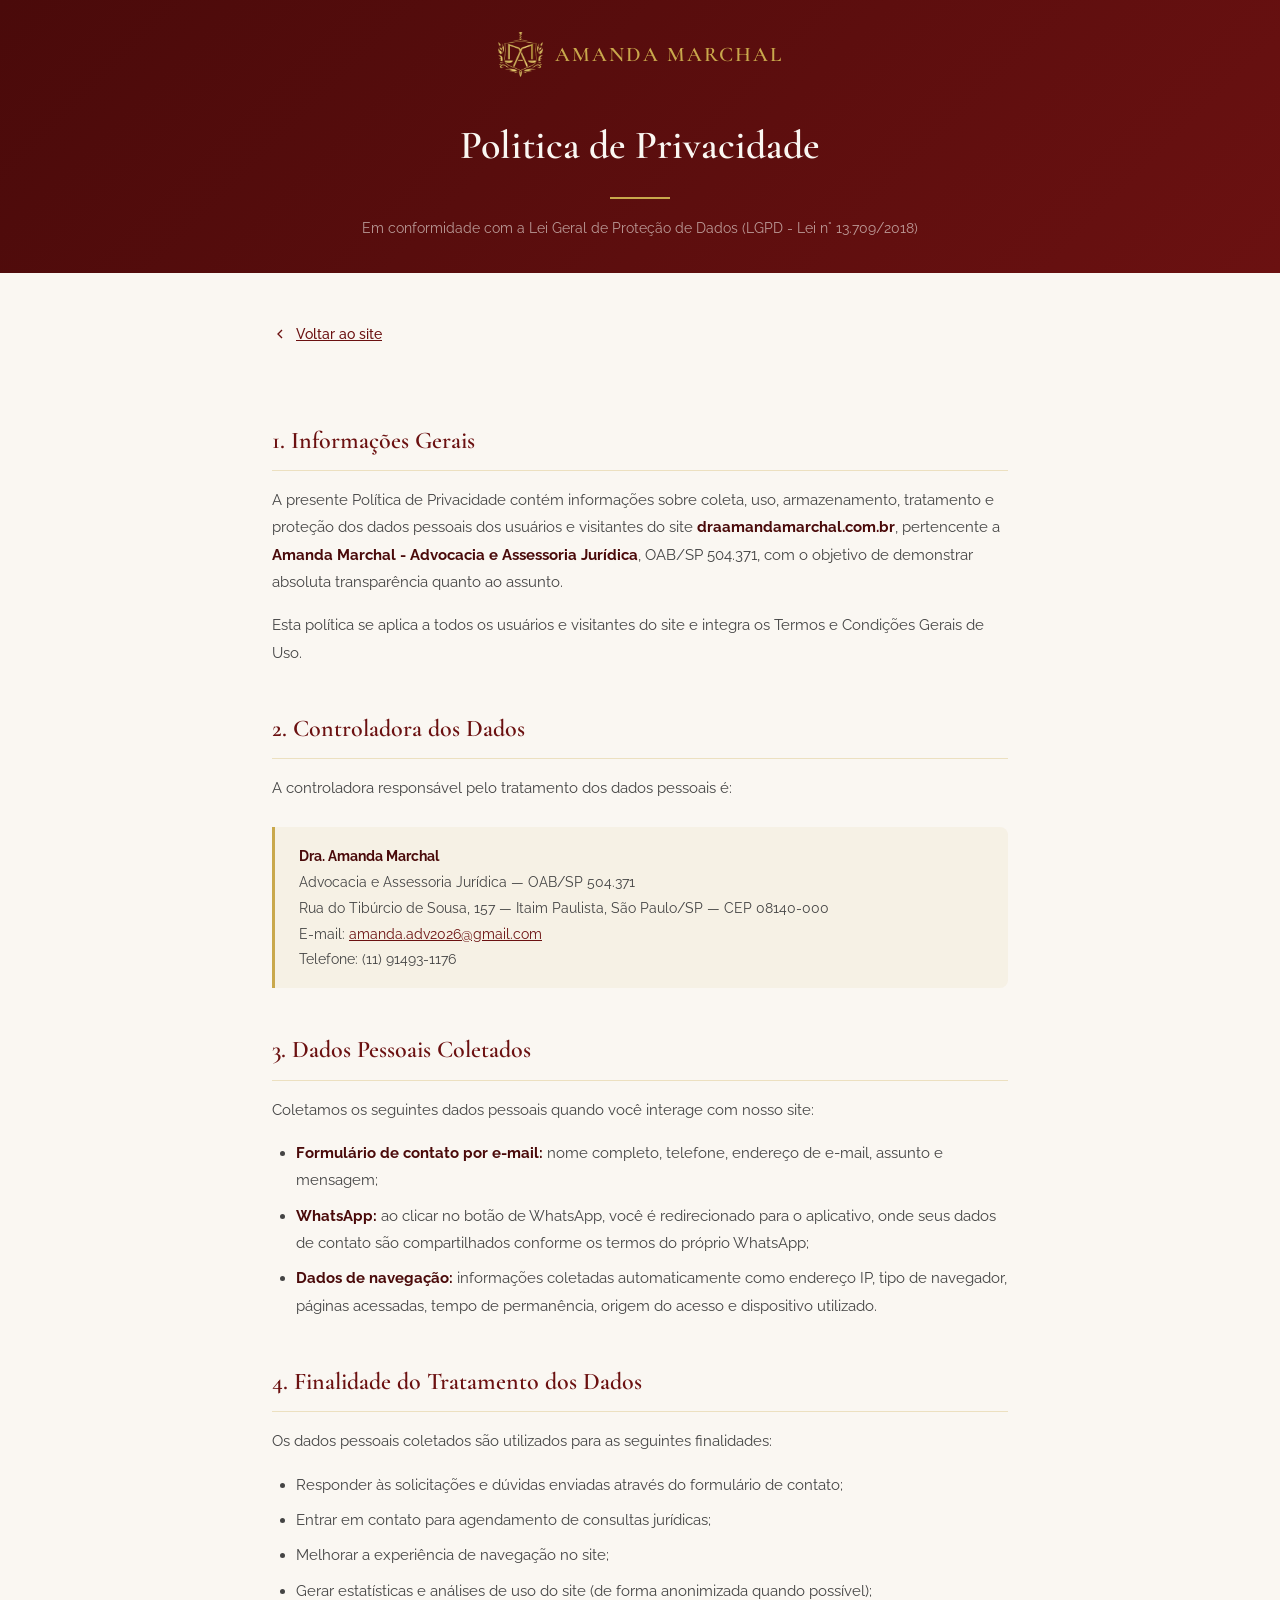
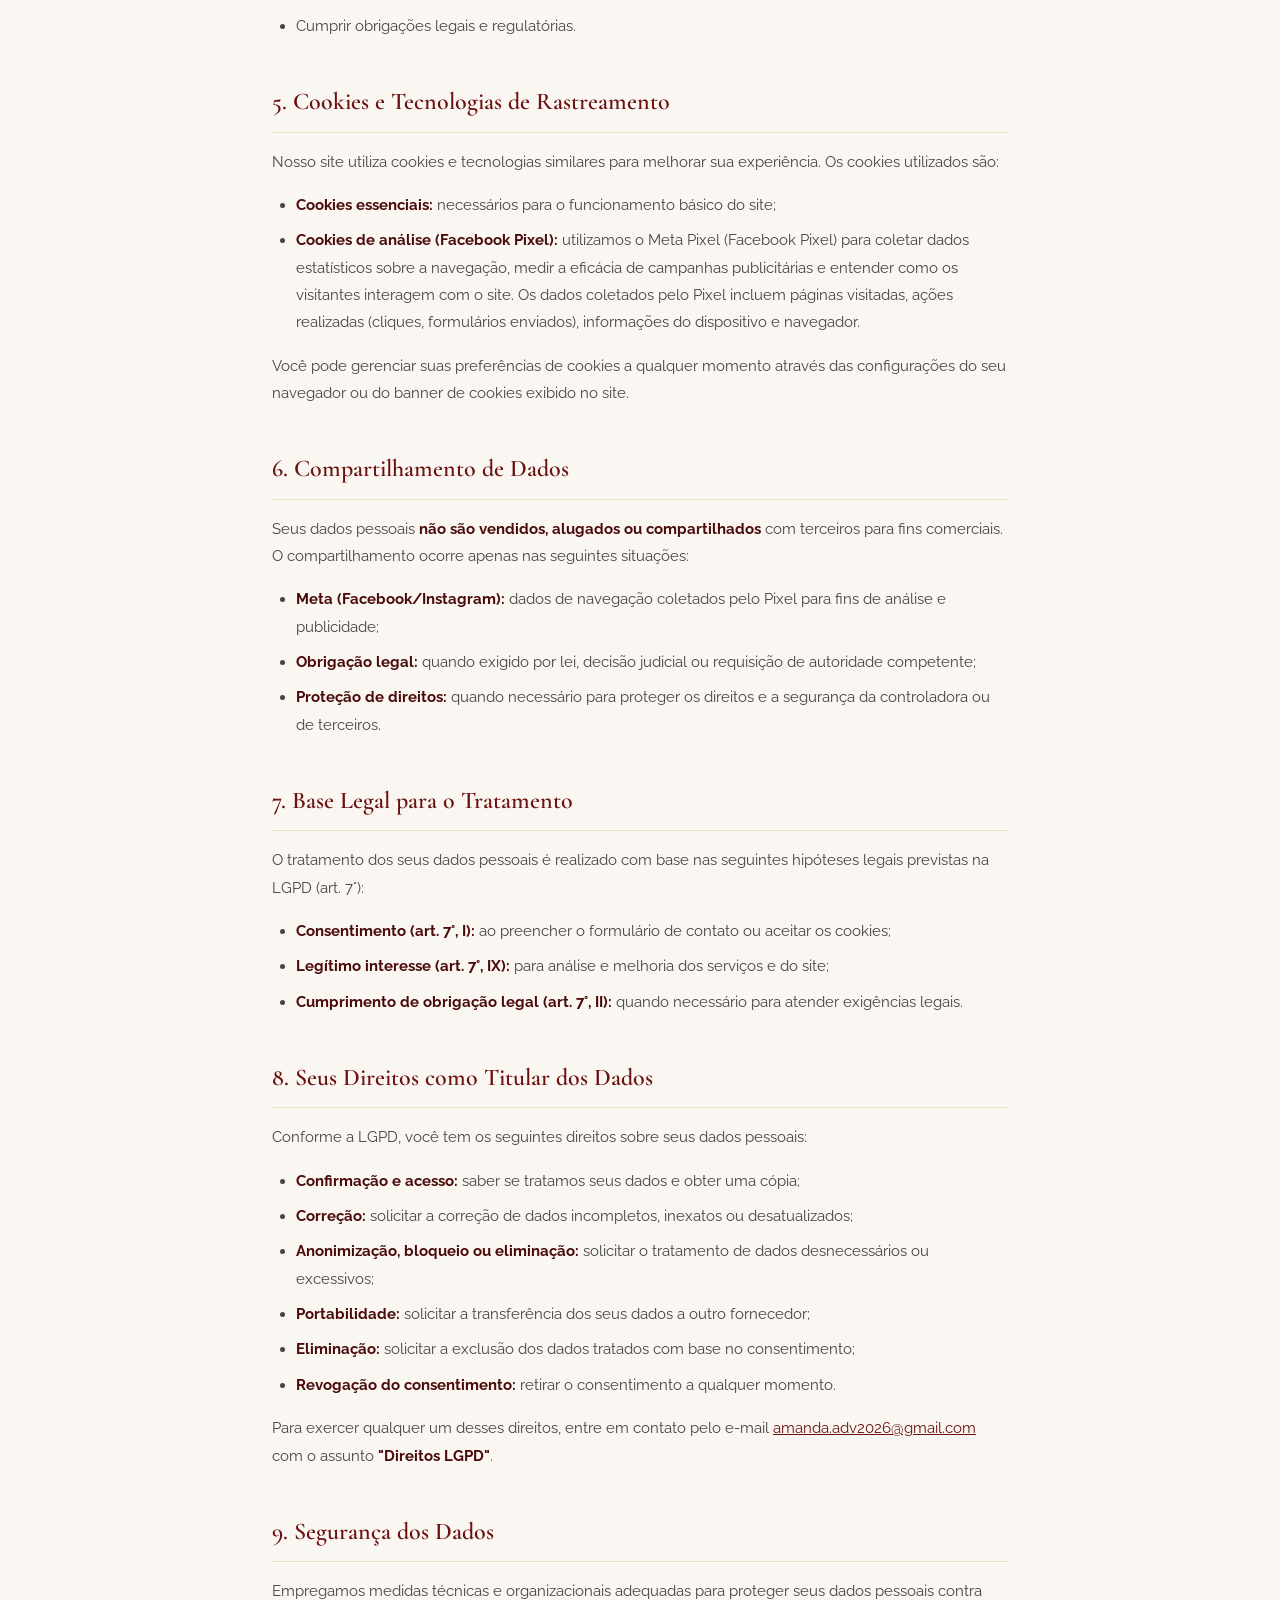
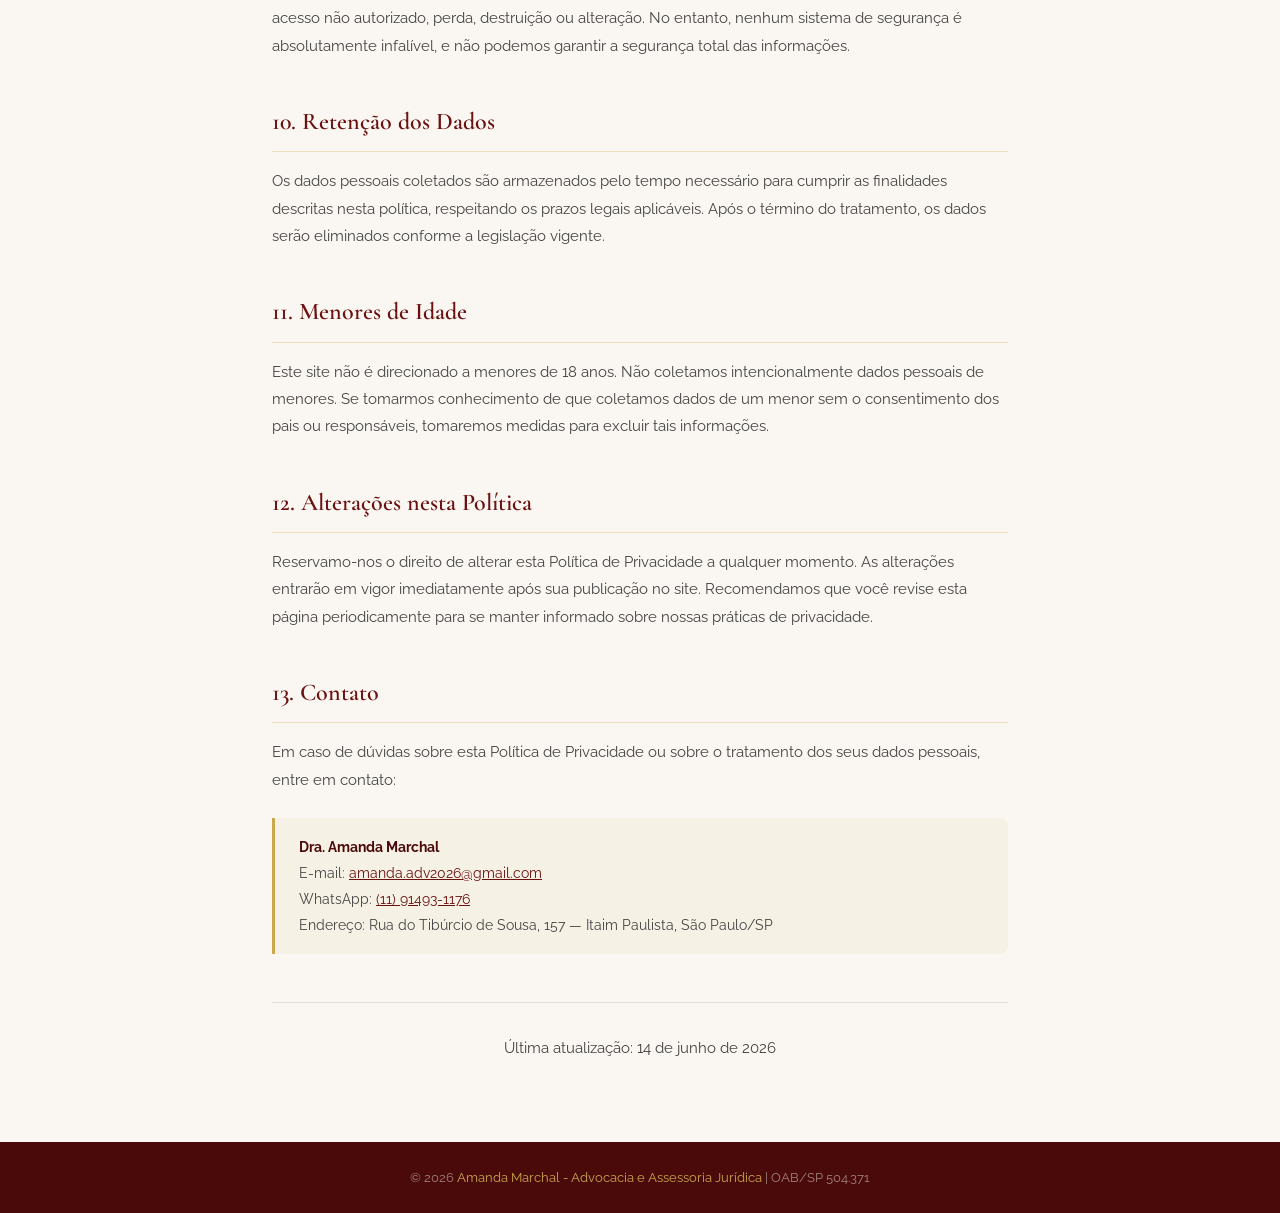
<file: privacidade/index.html>
<!DOCTYPE html>
<html lang="pt-BR">
<head>
    <meta charset="UTF-8">
    <meta name="viewport" content="width=device-width, initial-scale=1.0">
    <title>Política de Privacidade | Dra. Amanda Marchal - Advocacia</title>
    <meta name="description" content="Política de Privacidade do site da Dra. Amanda Marchal - Advocacia e Assessoria Jurídica. Saiba como seus dados pessoais são tratados conforme a LGPD.">
    <meta name="robots" content="index, follow">
    <link rel="canonical" href="https://draamandamarchal.com.br/privacidade">
    <link href="https://fonts.googleapis.com/css2?family=Cormorant+Garamond:ital,wght@0,400;0,500;0,600;0,700;1,400;1,500&family=Raleway:wght@300;400;500;600;700&display=swap" rel="stylesheet">
    <style>
        :root {
            --burgundy-dark: #4A0A0A;
            --burgundy: #6B1111;
            --gold: #C9A84C;
            --cream: #FAF7F2;
        }

        * {
            margin: 0;
            padding: 0;
            box-sizing: border-box;
        }

        body {
            font-family: 'Raleway', sans-serif;
            background: var(--cream);
            color: #333;
            line-height: 1.8;
        }

        /* Header */
        .pp-header {
            background: linear-gradient(135deg, var(--burgundy-dark) 0%, var(--burgundy) 100%);
            padding: 2rem 0;
            text-align: center;
        }

        .pp-header-content {
            max-width: 900px;
            margin: 0 auto;
            padding: 0 2rem;
        }

        .pp-header a {
            display: inline-flex;
            align-items: center;
            gap: 12px;
            text-decoration: none;
            margin-bottom: 2rem;
        }

        .pp-header .logo-img {
            width: 45px;
            height: 45px;
        }

        .pp-header .brand-name {
            font-family: 'Cormorant Garamond', serif;
            font-size: 1.3rem;
            font-weight: 600;
            color: var(--gold);
            letter-spacing: 2px;
            text-transform: uppercase;
        }

        .pp-header h1 {
            font-family: 'Cormorant Garamond', serif;
            font-size: clamp(1.8rem, 4vw, 2.5rem);
            font-weight: 600;
            color: var(--cream);
            margin-bottom: 0.5rem;
        }

        .pp-header .pp-subtitle {
            font-size: 0.9rem;
            color: rgba(250, 247, 242, 0.6);
        }

        .pp-divider {
            width: 60px;
            height: 2px;
            background: var(--gold);
            margin: 1rem auto;
        }

        /* Content */
        .pp-content {
            max-width: 800px;
            margin: 0 auto;
            padding: 3rem 2rem 4rem;
        }

        .pp-content h2 {
            font-family: 'Cormorant Garamond', serif;
            font-size: 1.5rem;
            font-weight: 600;
            color: var(--burgundy);
            margin-top: 2.5rem;
            margin-bottom: 1rem;
            padding-bottom: 0.5rem;
            border-bottom: 1px solid rgba(201, 168, 76, 0.3);
        }

        .pp-content h2:first-child {
            margin-top: 0;
        }

        .pp-content p {
            margin-bottom: 1rem;
            font-size: 0.95rem;
            color: #444;
        }

        .pp-content ul {
            margin-bottom: 1rem;
            padding-left: 1.5rem;
        }

        .pp-content li {
            margin-bottom: 0.5rem;
            font-size: 0.95rem;
            color: #444;
        }

        .pp-content strong {
            color: var(--burgundy-dark);
        }

        .pp-content a {
            color: var(--burgundy);
            text-decoration: underline;
        }

        .pp-content a:hover {
            color: var(--gold);
        }

        .pp-highlight {
            background: rgba(201, 168, 76, 0.08);
            border-left: 3px solid var(--gold);
            padding: 1rem 1.5rem;
            margin: 1.5rem 0;
            border-radius: 0 8px 8px 0;
        }

        .pp-highlight p {
            margin-bottom: 0;
            font-size: 0.9rem;
        }

        .pp-update {
            text-align: center;
            font-size: 0.85rem;
            color: #999;
            margin-top: 3rem;
            padding-top: 2rem;
            border-top: 1px solid #e0ddd8;
        }

        /* Back button */
        .pp-back {
            display: inline-flex;
            align-items: center;
            gap: 8px;
            color: var(--burgundy);
            text-decoration: none;
            font-size: 0.9rem;
            font-weight: 500;
            margin-bottom: 2rem;
            transition: color 0.3s ease;
        }

        .pp-back:hover {
            color: var(--gold);
        }

        /* Footer */
        .pp-footer {
            background: var(--burgundy-dark);
            padding: 1.5rem 2rem;
            text-align: center;
        }

        .pp-footer p {
            font-size: 0.8rem;
            color: rgba(250, 247, 242, 0.5);
        }

        .pp-footer a {
            color: var(--gold);
            text-decoration: none;
        }

        @media (max-width: 768px) {
            .pp-content {
                padding: 2rem 1.25rem 3rem;
            }

            .pp-header {
                padding: 1.5rem 0;
            }
        }
    </style>
</head>
<body>

    <!-- Header -->
    <header class="pp-header">
        <div class="pp-header-content">
            <a href="../index.html">
                <img src="../assets/brasao.png" alt="Amanda Marchal" class="logo-img">
                <span class="brand-name">Amanda Marchal</span>
            </a>
            <h1>Politica de Privacidade</h1>
            <div class="pp-divider"></div>
            <p class="pp-subtitle">Em conformidade com a Lei Geral de Proteção de Dados (LGPD - Lei n° 13.709/2018)</p>
        </div>
    </header>

    <!-- Content -->
    <main class="pp-content">

        <a href="../index.html" class="pp-back">
            <svg width="16" height="16" viewBox="0 0 24 24" fill="none" stroke="currentColor" stroke-width="2"><polyline points="15 18 9 12 15 6"/></svg>
            Voltar ao site
        </a>

        <h2>1. Informações Gerais</h2>
        <p>A presente Política de Privacidade contém informações sobre coleta, uso, armazenamento, tratamento e proteção dos dados pessoais dos usuários e visitantes do site <strong>draamandamarchal.com.br</strong>, pertencente a <strong>Amanda Marchal - Advocacia e Assessoria Jurídica</strong>, OAB/SP 504.371, com o objetivo de demonstrar absoluta transparência quanto ao assunto.</p>
        <p>Esta política se aplica a todos os usuários e visitantes do site e integra os Termos e Condições Gerais de Uso.</p>

        <h2>2. Controladora dos Dados</h2>
        <p>A controladora responsável pelo tratamento dos dados pessoais é:</p>
        <div class="pp-highlight">
            <p><strong>Dra. Amanda Marchal</strong><br>
            Advocacia e Assessoria Jurídica — OAB/SP 504.371<br>
            Rua do Tibúrcio de Sousa, 157 — Itaim Paulista, São Paulo/SP — CEP 08140-000<br>
            E-mail: <a href="mailto:amanda.adv2026@gmail.com">amanda.adv2026@gmail.com</a><br>
            Telefone: (11) 91493-1176</p>
        </div>

        <h2>3. Dados Pessoais Coletados</h2>
        <p>Coletamos os seguintes dados pessoais quando você interage com nosso site:</p>
        <ul>
            <li><strong>Formulário de contato por e-mail:</strong> nome completo, telefone, endereço de e-mail, assunto e mensagem;</li>
            <li><strong>WhatsApp:</strong> ao clicar no botão de WhatsApp, você é redirecionado para o aplicativo, onde seus dados de contato são compartilhados conforme os termos do próprio WhatsApp;</li>
            <li><strong>Dados de navegação:</strong> informações coletadas automaticamente como endereço IP, tipo de navegador, páginas acessadas, tempo de permanência, origem do acesso e dispositivo utilizado.</li>
        </ul>

        <h2>4. Finalidade do Tratamento dos Dados</h2>
        <p>Os dados pessoais coletados são utilizados para as seguintes finalidades:</p>
        <ul>
            <li>Responder às solicitações e dúvidas enviadas através do formulário de contato;</li>
            <li>Entrar em contato para agendamento de consultas jurídicas;</li>
            <li>Melhorar a experiência de navegação no site;</li>
            <li>Gerar estatísticas e análises de uso do site (de forma anonimizada quando possível);</li>
            <li>Cumprir obrigações legais e regulatórias.</li>
        </ul>

        <h2>5. Cookies e Tecnologias de Rastreamento</h2>
        <p>Nosso site utiliza cookies e tecnologias similares para melhorar sua experiência. Os cookies utilizados são:</p>
        <ul>
            <li><strong>Cookies essenciais:</strong> necessários para o funcionamento básico do site;</li>
            <li><strong>Cookies de análise (Facebook Pixel):</strong> utilizamos o Meta Pixel (Facebook Pixel) para coletar dados estatísticos sobre a navegação, medir a eficácia de campanhas publicitárias e entender como os visitantes interagem com o site. Os dados coletados pelo Pixel incluem páginas visitadas, ações realizadas (cliques, formulários enviados), informações do dispositivo e navegador.</li>
        </ul>
        <p>Você pode gerenciar suas preferências de cookies a qualquer momento através das configurações do seu navegador ou do banner de cookies exibido no site.</p>

        <h2>6. Compartilhamento de Dados</h2>
        <p>Seus dados pessoais <strong>não são vendidos, alugados ou compartilhados</strong> com terceiros para fins comerciais. O compartilhamento ocorre apenas nas seguintes situações:</p>
        <ul>
            <li><strong>Meta (Facebook/Instagram):</strong> dados de navegação coletados pelo Pixel para fins de análise e publicidade;</li>
            <li><strong>Obrigação legal:</strong> quando exigido por lei, decisão judicial ou requisição de autoridade competente;</li>
            <li><strong>Proteção de direitos:</strong> quando necessário para proteger os direitos e a segurança da controladora ou de terceiros.</li>
        </ul>

        <h2>7. Base Legal para o Tratamento</h2>
        <p>O tratamento dos seus dados pessoais é realizado com base nas seguintes hipóteses legais previstas na LGPD (art. 7°):</p>
        <ul>
            <li><strong>Consentimento (art. 7°, I):</strong> ao preencher o formulário de contato ou aceitar os cookies;</li>
            <li><strong>Legítimo interesse (art. 7°, IX):</strong> para análise e melhoria dos serviços e do site;</li>
            <li><strong>Cumprimento de obrigação legal (art. 7°, II):</strong> quando necessário para atender exigências legais.</li>
        </ul>

        <h2>8. Seus Direitos como Titular dos Dados</h2>
        <p>Conforme a LGPD, você tem os seguintes direitos sobre seus dados pessoais:</p>
        <ul>
            <li><strong>Confirmação e acesso:</strong> saber se tratamos seus dados e obter uma cópia;</li>
            <li><strong>Correção:</strong> solicitar a correção de dados incompletos, inexatos ou desatualizados;</li>
            <li><strong>Anonimização, bloqueio ou eliminação:</strong> solicitar o tratamento de dados desnecessários ou excessivos;</li>
            <li><strong>Portabilidade:</strong> solicitar a transferência dos seus dados a outro fornecedor;</li>
            <li><strong>Eliminação:</strong> solicitar a exclusão dos dados tratados com base no consentimento;</li>
            <li><strong>Revogação do consentimento:</strong> retirar o consentimento a qualquer momento.</li>
        </ul>
        <p>Para exercer qualquer um desses direitos, entre em contato pelo e-mail <a href="mailto:amanda.adv2026@gmail.com">amanda.adv2026@gmail.com</a> com o assunto <strong>"Direitos LGPD"</strong>.</p>

        <h2>9. Segurança dos Dados</h2>
        <p>Empregamos medidas técnicas e organizacionais adequadas para proteger seus dados pessoais contra acesso não autorizado, perda, destruição ou alteração. No entanto, nenhum sistema de segurança é absolutamente infalível, e não podemos garantir a segurança total das informações.</p>

        <h2>10. Retenção dos Dados</h2>
        <p>Os dados pessoais coletados são armazenados pelo tempo necessário para cumprir as finalidades descritas nesta política, respeitando os prazos legais aplicáveis. Após o término do tratamento, os dados serão eliminados conforme a legislação vigente.</p>

        <h2>11. Menores de Idade</h2>
        <p>Este site não é direcionado a menores de 18 anos. Não coletamos intencionalmente dados pessoais de menores. Se tomarmos conhecimento de que coletamos dados de um menor sem o consentimento dos pais ou responsáveis, tomaremos medidas para excluir tais informações.</p>

        <h2>12. Alterações nesta Política</h2>
        <p>Reservamo-nos o direito de alterar esta Política de Privacidade a qualquer momento. As alterações entrarão em vigor imediatamente após sua publicação no site. Recomendamos que você revise esta página periodicamente para se manter informado sobre nossas práticas de privacidade.</p>

        <h2>13. Contato</h2>
        <p>Em caso de dúvidas sobre esta Política de Privacidade ou sobre o tratamento dos seus dados pessoais, entre em contato:</p>
        <div class="pp-highlight">
            <p><strong>Dra. Amanda Marchal</strong><br>
            E-mail: <a href="mailto:amanda.adv2026@gmail.com">amanda.adv2026@gmail.com</a><br>
            WhatsApp: <a href="https://wa.me/5511914931176">(11) 91493-1176</a><br>
            Endereço: Rua do Tibúrcio de Sousa, 157 — Itaim Paulista, São Paulo/SP</p>
        </div>

        <p class="pp-update">Última atualização: 14 de junho de 2026</p>

    </main>

    <!-- Footer -->
    <footer class="pp-footer">
        <p>&copy; 2026 <a href="../index.html">Amanda Marchal - Advocacia e Assessoria Jurídica</a> | OAB/SP 504.371</p>
    </footer>

</body>
</html>
</file>
